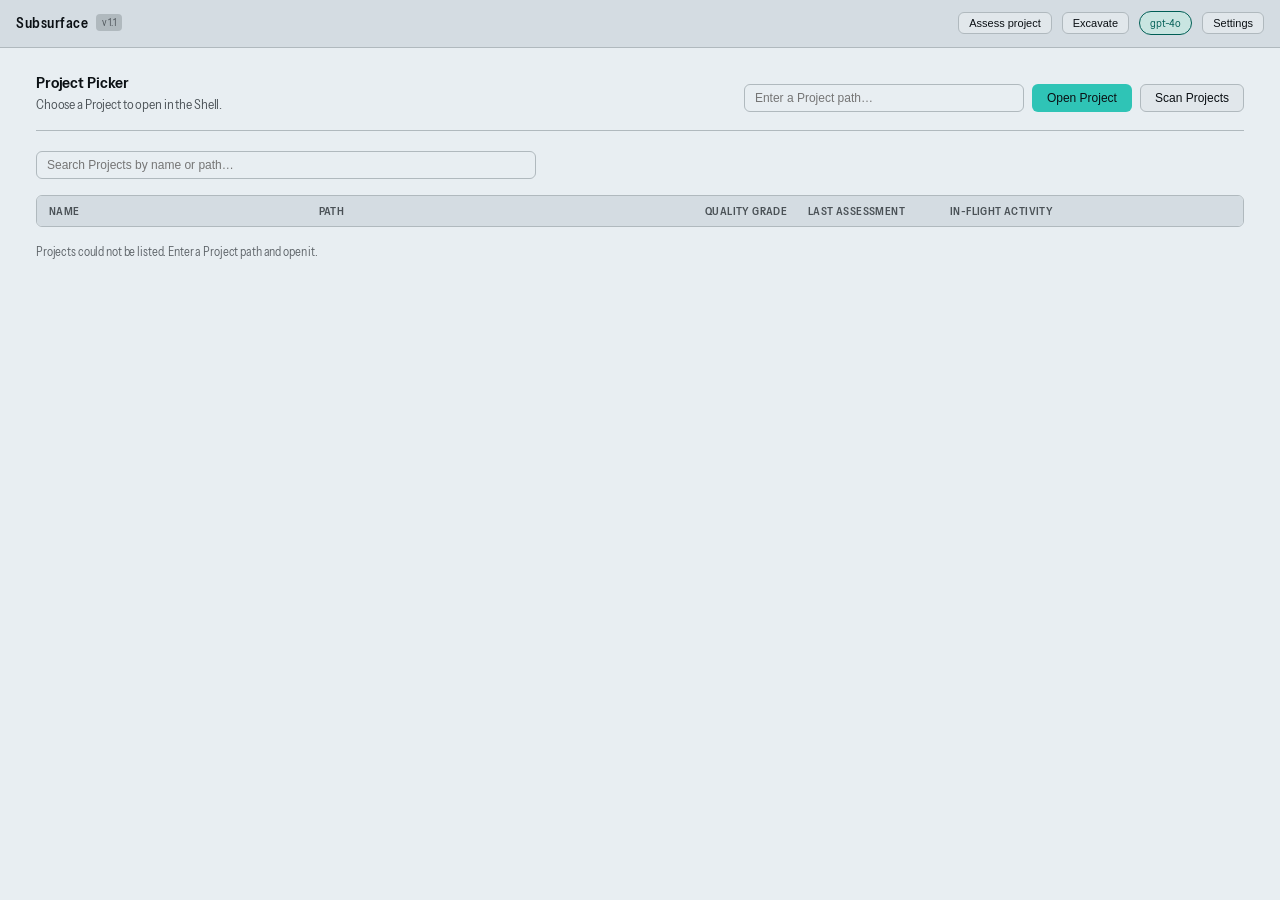
<file: crates/subsurface-app/ui/index.html>
<!DOCTYPE html>
<html lang="en">
<head>
  <meta charset="UTF-8" />
  <meta name="viewport" content="width=device-width, initial-scale=1.0" />
  <title>Subsurface</title>
  <link rel="stylesheet" href="tokens.css" />
  <style>
    /* Palette, type, focus, and motion live in tokens.css */

    * {
      box-sizing: border-box;
      margin: 0;
      padding: 0;
    }

    body {
      font-family: var(--font-ui);
      background-color: var(--bg-dark);
      color: var(--text-primary);
      height: 100vh;
      display: flex;
      flex-direction: column;
      overflow: hidden;
      font-size: var(--text-size-ui);
    }

    header {
      background: var(--bg-panel-header);
      border-bottom: 1px solid var(--border-color);
      padding: 8px 16px 10px;
      display: flex;
      align-items: center;
      justify-content: space-between;
      gap: 12px;
      flex-shrink: 0;
      flex-wrap: wrap;
      min-height: 48px;
    }

    .brand {
      font-weight: 700;
      font-size: 14px;
      letter-spacing: 0.5px;
      display: flex;
      align-items: center;
      gap: 8px;
      cursor: pointer;
    }

    .brand-tag {
      font-size: 10px;
      background: var(--border-color);
      color: var(--text-secondary);
      padding: 2px 6px;
      border-radius: 4px;
      font-weight: normal;
    }

    .nav-tabs {
      display: flex;
      align-items: center;
      gap: 6px;
    }

    .nav-btn {
      background: transparent;
      border: 1px solid transparent;
      color: var(--text-secondary);
      padding: 5px 12px;
      border-radius: 6px;
      font-size: 12px;
      font-weight: 500;
      cursor: pointer;
      display: flex;
      align-items: center;
      gap: 6px;
    }

    .nav-btn:hover {
      background: var(--bg-card);
      color: var(--text-primary);
    }

    .nav-btn.active {
      background: var(--bg-selected);
      color: var(--accent-blue);
      border-color: var(--accent-blue);
      font-weight: 600;
    }


    .header-center {
      display: flex;
      align-items: center;
      gap: 8px;
      flex: 1;
      max-width: 500px;
    }

    input[type="text"], input[type="password"], input[type="number"], select {
      background: var(--bg-dark);
      border: 1px solid var(--border-color);
      color: var(--text-primary);
      padding: 6px 10px;
      border-radius: 6px;
      font-size: 12px;
      outline: none;
    }

    input[type="text"]:focus, input[type="password"]:focus {
      border-color: var(--accent-blue);
    }

    button {
      background: var(--bg-card);
      color: var(--text-primary);
      border: 1px solid var(--border-color);
      padding: 6px 14px;
      border-radius: 6px;
      cursor: pointer;
      font-size: 12px;
      font-weight: 500;
      display: inline-flex;
      align-items: center;
      gap: 6px;
    }

    button:hover {
      background: var(--border-color);
      border-color: var(--text-secondary);
    }

    button.primary {
      background: var(--accent-blue-btn);
      border-color: transparent;
      color: var(--text-on-accent);
    }

    button.primary:hover {
      background: var(--accent-blue-btn);
    }

    button.small {
      padding: 4px 10px;
      font-size: 11px;
    }

    .provider-pill {
      background: var(--bg-selected);
      border: 1px solid var(--accent-blue);
      color: var(--accent-blue);
      padding: 4px 10px;
      border-radius: 12px;
      font-size: 11px;
      font-weight: 500;
      cursor: pointer;
      display: flex;
      align-items: center;
      gap: 6px;
    }

    .provider-pill:hover {
      background: var(--bg-card-hover);
    }

    /* Views */
    .view-container {
      flex: 1;
      min-height: 0;
      height: calc(100vh - 48px - var(--activity-strip-height));
      overflow: hidden;
      display: none;
    }

    .view-container.active {
      display: flex;
    }

    body[data-mode="picker"] .shell-chrome {
      display: none;
    }

    .project-picker {
      flex: 1;
      background: var(--bg-dark);
      flex-direction: column;
      overflow-y: auto;
      padding: 24px 36px 48px;
    }

    .picker-hero {
      margin-bottom: 20px;
      display: flex;
      justify-content: space-between;
      align-items: flex-end;
      gap: 16px;
      border-bottom: 1px solid var(--border-color);
      padding-bottom: 18px;
    }

    .picker-hero h1 {
      font-size: var(--text-size-display);
      font-weight: 600;
      margin-bottom: 4px;
    }

    .picker-lede {
      color: var(--text-secondary);
      font-size: 13px;
    }

    .picker-open {
      display: flex;
      gap: 8px;
      flex-shrink: 0;
    }

    .picker-search {
      width: 100%;
      max-width: 500px;
      margin-bottom: 16px;
    }

    .project-roster {
      display: flex;
      flex-direction: column;
      border: 1px solid var(--border-color);
      border-radius: 6px;
      overflow: hidden;
      background: var(--bg-panel);
    }

    .project-roster-head,
    .project-roster-row {
      display: grid;
      grid-template-columns: minmax(8rem, 1.1fr) minmax(10rem, 1.6fr) 7rem 10rem minmax(8rem, 1.2fr);
      gap: 12px;
      align-items: center;
      padding: 8px 12px;
      width: 100%;
    }

    .project-roster-head {
      background: var(--bg-panel-header);
      font-size: 11px;
      font-weight: 600;
      letter-spacing: 0.4px;
      text-transform: uppercase;
      color: var(--text-secondary);
    }

    .project-roster-row {
      background: transparent;
      border: 0;
      border-top: 1px solid var(--border-color);
      border-radius: 0;
      text-align: left;
      color: var(--text-primary);
      cursor: pointer;
      font: inherit;
    }

    .project-roster-row:hover {
      background: var(--bg-card-hover);
    }

    .picker-name {
      font-weight: 600;
      overflow: hidden;
      text-overflow: ellipsis;
      white-space: nowrap;
    }

    .picker-path {
      font-family: var(--font-code);
      font-size: var(--text-size-meta);
      color: var(--text-muted);
      overflow: hidden;
      text-overflow: ellipsis;
      white-space: nowrap;
    }

    .picker-states {
      margin-top: 16px;
    }

    /* 3-Pane Explorer View */
    .explorer-container {
      display: grid;
      grid-template-columns: 240px minmax(0, 1fr) 460px;
      flex: 1;
      height: 100%;
      overflow: hidden;
    }

    .panel {
      background: var(--bg-panel);
      border-right: 1px solid var(--border-color);
      display: flex;
      flex-direction: column;
      height: 100%;
      overflow: hidden;
    }

    .panel-header {
      background: var(--bg-panel-header);
      padding: 8px 12px;
      font-size: 11px;
      font-weight: 600;
      text-transform: uppercase;
      letter-spacing: 0.5px;
      color: var(--text-secondary);
      border-bottom: 1px solid var(--border-color);
      display: flex;
      justify-content: space-between;
      align-items: center;
    }

    .panel-body {
      flex: 1;
      overflow-y: auto;
      padding: 12px;
    }

    .file-tree {
      list-style: none;
    }

    .file-item {
      padding: 5px 8px;
      border-radius: 4px;
      cursor: pointer;
      font-family: var(--font-code);
      font-size: 12px;
      color: var(--text-secondary);
      white-space: nowrap;
      overflow: hidden;
      text-overflow: ellipsis;
    }

    .file-item:hover {
      background: var(--bg-card);
      color: var(--text-primary);
    }

    .file-item.active {
      background: var(--bg-selected);
      color: var(--accent-blue);
      font-weight: 600;
    }

    .code-viewer-container {
      flex: 1;
      display: flex;
      flex-direction: column;
      height: 100%;
      overflow: hidden;
      background: var(--bg-dark);
    }

    .code-toolbar {
      padding: 8px 12px;
      background: var(--bg-panel-header);
      border-bottom: 1px solid var(--border-color);
      display: flex;
      align-items: center;
      justify-content: space-between;
      gap: 8px;
    }

    .code-content {
      flex: 1;
      overflow: auto;
      font-family: var(--font-code);
      font-size: 12px;
      line-height: 1.5;
      padding: 8px 0;
    }

    .code-row {
      display: flex;
      cursor: pointer;
      user-select: none;
    }

    .code-row:hover {
      background: var(--bg-hover);
    }

    .code-row.selected {
      background: var(--bg-selected);
    }

    .line-number {
      width: 48px;
      text-align: right;
      padding-right: 12px;
      color: var(--text-muted);
      flex-shrink: 0;
    }

    .line-text {
      white-space: pre;
      color: var(--code-text);
      flex: 1;
    }


    .badge {
      display: inline-block;
      padding: 2px 8px;
      border-radius: 12px;
      font-size: 11px;
      font-weight: 600;
      text-transform: uppercase;
      letter-spacing: 0.5px;
    }

    .badge-stated {
      background: var(--status-ok-bg);
      color: var(--status-ok-fg);
      border: 1px solid var(--accent-green);
    }

    .badge-inferred {
      background: var(--status-warn-bg);
      color: var(--status-warn-fg);
      border: 1px solid var(--accent-amber);
    }

    .badge-none {
      background: var(--bg-hover);
      color: var(--text-secondary);
      border: 1px solid var(--border-color);
    }

    .card {
      background: var(--bg-card);
      border: 1px solid var(--border-color);
      border-radius: 6px;
      padding: 12px;
      margin-bottom: 12px;
    }

    .card-title {
      font-size: 11px;
      text-transform: uppercase;
      font-weight: 600;
      color: var(--text-secondary);
      margin-bottom: 8px;
      display: flex;
      justify-content: space-between;
      align-items: center;
    }

    .alert-card {
      border-radius: 6px;
      padding: 12px;
      margin-bottom: 12px;
    }

    .alert-card.dead-workaround {
      background: var(--status-fault-bg);
      border: 1px solid var(--accent-red);
      color: var(--accent-red);
    }

    .alert-card.no-rationale {
      background: var(--bg-hover);
      border: 1px solid var(--border-color);
      color: var(--text-secondary);
    }

    .alert-card.untested {
      background: var(--status-warn-bg);
      border: 1px solid var(--accent-amber);
      color: var(--status-warn-fg);
    }

    .rationale-text {
      font-size: 13px;
      line-height: 1.5;
      color: var(--text-primary);
      margin-bottom: 8px;
    }

    .timeline-item {
      border-left: 2px solid var(--border-color);
      padding-left: 10px;
      margin-left: 4px;
      margin-bottom: 12px;
      position: relative;
    }

    .timeline-item::before {
      content: "";
      position: absolute;
      left: -5px;
      top: 4px;
      width: 8px;
      height: 8px;
      border-radius: 50%;
      background: var(--accent-blue);
    }

    .diff-block {
      background: var(--bg-dark);
      border: 1px solid var(--border-color);
      border-radius: 4px;
      font-family: var(--font-code);
      font-size: 11px;
      padding: 6px 8px;
      white-space: pre-wrap;
      max-height: 140px;
      overflow-y: auto;
      margin-top: 4px;
      color: var(--text-secondary);
    }

    .modal {
      display: none;
      position: fixed;
      inset: 0;
      background: var(--scrim);
      align-items: center;
      justify-content: center;
      z-index: 100;
    }

    .modal.active {
      display: flex;
    }

    .modal-content {
      background: var(--bg-panel);
      border: 1px solid var(--border-color);
      border-radius: 8px;
      width: 720px;
      max-height: 88vh;
      display: flex;
      flex-direction: column;
      overflow: hidden;
    }

    .modal-header {
      padding: 12px 16px;
      background: var(--bg-panel-header);
      font-weight: 600;
      border-bottom: 1px solid var(--border-color);
      display: flex;
      justify-content: space-between;
      align-items: center;
    }

    .modal-body {
      padding: 16px;
      overflow-y: auto;
      line-height: 1.4;
      color: var(--code-text);
    }

    .modal-footer {
      padding: 12px 16px;
      background: var(--bg-panel-header);
      border-top: 1px solid var(--border-color);
      display: flex;
      justify-content: flex-end;
      gap: 8px;
    }

    .preset-pill {
      padding: 4px 10px;
      border-radius: 14px;
      background: var(--bg-dark);
      border: 1px solid var(--border-color);
      font-size: 11px;
      cursor: pointer;
      color: var(--text-secondary);
    }

    .preset-pill.active {
      background: var(--bg-selected);
      color: var(--accent-blue);
      border-color: var(--accent-blue);
      font-weight: 600;
    }



    .chip {
      padding: 2px 8px;
      border-radius: 4px;
      background: var(--bg-card);
      border: 1px solid var(--border-color);
      font-size: 11px;
      cursor: pointer;
      margin-right: 4px;
      margin-top: 4px;
      display: inline-block;
    }

    .chip:hover {
      border-color: var(--accent-blue);
      color: var(--text-primary);
    }

    .strata-panel {
      border-right: none;
      border-left: 1px solid var(--border-color);
    }

    .opportunity-roster {
      display: flex;
      flex-direction: column;
      gap: 4px;
      max-height: none;
      overflow-y: auto;
      padding: 8px 12px;
      border-bottom: none;
      flex: 1;
      min-height: 0;
    }

    .opportunity-row {
      display: block;
      width: 100%;
      text-align: left;
      background: var(--bg-card);
      border: 1px solid var(--border-color);
      border-radius: 6px;
      padding: 8px 10px;
      color: var(--text-primary);
      cursor: pointer;
    }

    .opportunity-row:hover {
      border-color: var(--accent-blue);
    }

    .opportunity-row.selected {
      border-color: var(--accent-blue);
      background: var(--bg-selected);
    }

    .opportunity-row .path {
      font-family: var(--font-code);
      font-size: 11px;
      color: var(--accent-blue);
    }

    .opportunity-row .meta {
      font-size: 10px;
      color: var(--text-muted);
      margin-top: 2px;
    }

    .left-filter {
      display: flex;
      gap: 4px;
      padding: 8px 12px 0;
    }

    .left-filter button {
      flex: 1;
      background: transparent;
      border: 1px solid var(--border-color);
      color: var(--text-secondary);
      border-radius: 6px;
      padding: 5px 8px;
      font-size: 11px;
    }

    .left-filter button[aria-pressed="true"] {
      border-color: var(--accent-blue);
      color: var(--text-primary);
      background: var(--bg-selected);
    }

    [data-left-list=field-notes] {
      display: none;
    }

    [data-surface=opportunities][data-left-filter=field-notes] [data-left-list=opportunities] {
      display: none;
    }

    [data-surface=opportunities][data-left-filter=field-notes] [data-left-list=field-notes] {
      display: flex;
    }

    .strata {
      display: flex;
      flex-direction: column;
      gap: 8px;
      flex: 1;
      overflow-y: auto;
      padding: 10px 12px 16px;
    }

    .strata-section {
      display: block;
      flex: 0 0 auto;
      background: var(--bg-card);
      border: 1px solid var(--border-color);
      border-radius: 6px;
      padding: 10px 12px;
    }

    .strata-heading {
      font-size: 11px;
      font-weight: 700;
      letter-spacing: 0.4px;
      text-transform: uppercase;
      color: var(--text-secondary);
      margin-bottom: 8px;
    }

    .strata-body {
      font-size: 12px;
      line-height: 1.5;
      color: var(--text-primary);
    }

    .empty-verb {
      color: var(--text-muted);
      font-size: 12px;
      line-height: 1.5;
    }

    .sheet-overlay {
      display: none;
      position: fixed;
      inset: 0;
      bottom: var(--activity-strip-height);
      background: var(--scrim);
      align-items: stretch;
      justify-content: flex-end;
      z-index: 100;
    }

    .sheet-overlay.active {
      display: flex;
    }

    .sheet {
      background: var(--bg-panel);
      border-left: 1px solid var(--border-color);
      width: min(480px, 100%);
      height: 100%;
      max-height: 100vh;
      display: flex;
      flex-direction: column;
      overflow: hidden;
    }

    .sheet-header {
      padding: 12px 16px;
      background: var(--bg-panel-header);
      font-weight: 600;
      border-bottom: 1px solid var(--border-color);
      display: flex;
      justify-content: space-between;
      align-items: center;
      flex-shrink: 0;
    }

    .sheet-title {
      font-size: 14px;
      font-weight: 600;
    }

    .sheet-body {
      padding: 16px;
      overflow-y: auto;
      line-height: 1.4;
      color: var(--code-text);
      flex: 1;
    }

    .sheet-footer {
      padding: 12px 16px;
      background: var(--bg-panel-header);
      border-top: 1px solid var(--border-color);
      display: flex;
      justify-content: flex-end;
      gap: 8px;
      flex-shrink: 0;
    }

    .settings-section {
      display: block;
      margin-bottom: 20px;
    }

    .settings-heading {
      font-size: 12px;
      font-weight: 700;
      letter-spacing: 0.4px;
      color: var(--text-secondary);
      margin-bottom: 8px;
    }

    .activity-strip {
      position: fixed;
      left: 0;
      right: 0;
      bottom: 0;
      z-index: 110;
      display: flex;
      align-items: center;
      gap: 10px;
      padding: 6px 16px;
      height: var(--activity-strip-height);
      background: var(--bg-panel-header);
      border-top: 1px solid var(--border-color);
      font-size: 11px;
      color: var(--text-secondary);
    }

    .activity-heading {
      font-size: 11px;
      font-weight: 700;
      letter-spacing: 0.4px;
      color: var(--text-secondary);
      flex-shrink: 0;
    }

    .activity-list {
      display: flex;
      align-items: center;
      gap: 12px;
      list-style: none;
      overflow-x: auto;
      flex: 1;
      min-width: 0;
    }

    .activity-item {
      display: flex;
      align-items: center;
      gap: 8px;
      flex-shrink: 0;
    }

    .activity-status {
      font-family: var(--font-code);
      color: var(--text-muted);
    }

    .activity-item[data-activity-status="running"] .activity-progress,
    .activity-item[data-activity-status="queued"] .activity-progress {
      color: var(--accent-amber);
    }

    .activity-item[data-activity-status="succeeded"] .activity-receipt {
      color: var(--accent-green);
    }

    .activity-item[data-activity-status="failed"] .activity-detail {
      color: var(--accent-red);
    }

    .activity-cancel {
      padding: 2px 8px;
      font-size: 11px;
    }

    .shell-layout {
      display: grid;
      grid-template-columns: 280px minmax(0, 1fr);
      flex: 1;
      min-height: 0;
      height: 100%;
      overflow: hidden;
    }

    .shell-center {
      display: flex;
      flex-direction: column;
      min-width: 0;
      height: 100%;
      overflow: hidden;
      background: var(--bg-panel);
    }

    .project-assessment {
      display: flex;
      flex-direction: column;
      flex-shrink: 0;
      border-bottom: 1px solid var(--border-color);
    }

    .assessment-heading {
      font-size: 11px;
      font-weight: 600;
      letter-spacing: 0.5px;
      text-transform: uppercase;
      color: var(--text-secondary);
    }

    .assessment-body {
      padding: 12px;
    }

    .assessment-dimensions {
      display: flex;
      flex-wrap: wrap;
      gap: 8px;
      list-style: none;
      margin: 8px 0 12px;
      padding: 0;
      font-size: 11px;
      color: var(--text-secondary);
    }

    .assessment-dimensions li[data-grade="incomplete"] {
      color: var(--text-muted);
    }

    .file-tree-row {
      padding: 4px 8px;
      border-radius: 4px;
      cursor: pointer;
      font-family: var(--font-code);
      font-size: 12px;
      color: var(--text-secondary);
      white-space: nowrap;
      overflow: hidden;
      text-overflow: ellipsis;
      display: flex;
      align-items: center;
      gap: 6px;
    }

    .file-tree-row:hover {
      background: var(--bg-card);
      color: var(--text-primary);
    }

    .file-tree-row.active,
    .file-tree-row[data-selected="true"] {
      background: var(--bg-selected);
      color: var(--accent-blue);
      font-weight: 600;
    }

    .file-tree-row[data-kind="directory"] {
      color: var(--text-primary);
    }

    .tree-twist {
      width: 10px;
      flex-shrink: 0;
      color: var(--text-muted);
      font-size: 10px;
    }

    [data-surface=tree] {
      display: none;
    }

    [data-surface=code] {
      display: none;
    }

    body[data-mode=excavate] [data-surface=opportunities] {
      display: none;
    }

    body[data-mode=excavate] [data-surface=tree] {
      display: flex;
    }

    body[data-mode=excavate] [data-surface=assessment] {
      display: none;
    }

    body[data-mode=excavate] [data-surface=strata] {
      display: none;
    }

    body[data-mode=excavate] [data-surface=code] {
      display: flex;
    }

    body[data-mode=excavate] #directExcavateBtn {
      display: none;
    }

    body:not([data-mode=excavate]) #leaveExcavateBtn {
      display: none;
    }

    .return-picker {
      background: transparent;
      border: 1px solid var(--border-color);
      color: var(--text-secondary);
      padding: 5px 12px;
      border-radius: 6px;
      font-size: 12px;
    }
  </style>
</head>
<body data-mode="picker">
  <header>
    <div style="display: flex; align-items: center; gap: 16px;">
      <div class="brand" onclick="showProjectPicker()">
        <span>Subsurface</span>
        <span class="brand-tag">v1.1</span>
      </div>
      <button type="button" class="return-picker shell-chrome" data-returns="picker" onclick="showProjectPicker()">Project Picker</button>
    </div>

    <div class="quality-rail shell-chrome" data-surface="quality-rail" aria-label="Quality Rail">
      <span class="quality-rail-grade" id="qualityRailGrade" data-grade="incomplete">Incomplete</span>
      <ol class="quality-rail-layers" id="qualityRailLayers">
        <li data-dimension="correctness" data-grade="incomplete">Correctness · Incomplete</li>
        <li data-dimension="tests" data-grade="incomplete">Test protection · Incomplete</li>
        <li data-dimension="security" data-grade="incomplete">Security · Incomplete</li>
        <li data-dimension="maintainability" data-grade="incomplete">Maintainability · Incomplete</li>
        <li data-dimension="simplicity" data-grade="incomplete">Simplicity · Incomplete</li>
        <li data-dimension="evidence" data-grade="incomplete">Evidence fit · Incomplete</li>
      </ol>
    </div>

    <div class="header-center shell-chrome">
      <span id="activeProjectBreadcrumb" style="font-family: var(--font-code); font-size: 11px; color: var(--text-muted); text-overflow: ellipsis; overflow: hidden; white-space: nowrap;">
        No project open
      </span>
    </div>

    <div class="shell-chrome" style="display: flex; align-items: center; gap: 10px;">
      <button class="small" id="assessProjectBtn" onclick="assessProject()">Assess project</button>
      <button type="button" class="small" id="directExcavateBtn" data-enters="excavate" aria-label="Direct Excavate" onclick="enterExcavateMode()">Excavate</button>
      <button type="button" class="small" id="leaveExcavateBtn" data-leaves="excavate" onclick="leaveExcavateMode()">Opportunities</button>
      <div id="activeModelPill" class="provider-pill" onclick="openSettingsModal()">
        <span>gpt-4o</span>
      </div>
      <button class="small" onclick="openSettingsModal()">Settings</button>
    </div>
  </header>

  <!-- Launch: Project Picker roster -->
  <main class="view-container project-picker active" id="homeView" data-surface="picker">
    <div class="picker-hero">
      <div>
        <h1>Project Picker</h1>
        <p class="picker-lede">Choose a Project to open in the Shell.</p>
      </div>
      <div class="picker-open">
        <input type="text" id="manualProjectPath" placeholder="Enter a Project path…" style="width: 280px;" />
        <button class="primary" onclick="openManualPath()">Open Project</button>
        <button onclick="refreshProjectPicker()">Scan Projects</button>
      </div>
    </div>

    <input type="text" id="pickerSearch" class="picker-search" placeholder="Search Projects by name or path…" oninput="filterProjectRoster()" />

    <div class="project-roster" data-opens="shell">
      <div class="project-roster-head">
        <span data-picker-field="name">Name</span>
        <span data-picker-field="path">Path</span>
        <span data-picker-field="quality-grade">Quality Grade</span>
        <span data-picker-field="last-assessment">Last Assessment</span>
        <span data-picker-field="in-flight-activity">In-flight Activity</span>
      </div>
      <div id="projectRosterBody"></div>
    </div>

    <div class="picker-states">
      <p class="empty-verb" data-picker-state="empty" id="pickerEmpty">No Projects yet. Enter a Project path and open it.</p>
      <p class="empty-verb" data-picker-state="error" id="pickerError" hidden>This path is missing. Enter a Project path that exists and open it.</p>
    </div>
  </main>

  <!-- One Shell after a Project is chosen -->
  <div class="view-container" id="codeView">
    <div class="shell-layout">
      <aside class="panel" data-surface="opportunities" data-shell-region="left" data-left-filter="opportunities">
        <div class="panel-header">
          <span id="leftColumnTitle">Opportunities</span>
          <span id="opportunityStateBadge" class="badge badge-none">No selection</span>
        </div>
        <div class="left-filter" data-left-filter-bar>
          <button type="button" data-left-filter="opportunities" aria-pressed="true" onclick="setLeftFilter('opportunities')">Opportunities</button>
          <button type="button" data-left-filter="field-notes" aria-pressed="false" onclick="setLeftFilter('field-notes')">Field Notes</button>
        </div>
        <div id="opportunityRoster" class="opportunity-roster" data-left-list="opportunities">
          <p class="empty-verb">Assess this Project to list Opportunities, or excavate a selected range.</p>
        </div>
        <div id="fieldNoteRoster" class="opportunity-roster" data-left-list="field-notes">
          <p class="empty-verb">Save a Finding as a Field Note to list it here.</p>
        </div>
      </aside>

      <aside class="panel" data-surface="tree" data-shell-region="left">
        <div class="panel-header">
          <span>Files</span>
          <span id="fileCount" style="font-size: 10px; color: var(--text-muted);">0 files</span>
        </div>
        <div class="panel-body">
          <input type="text" id="fileFilter" placeholder="Filter files…" style="width: 100%; margin-bottom: 8px;" oninput="filterFiles()" />
          <div id="siteMeta" style="font-size: 11px; color: var(--text-muted); margin-bottom: 8px;"></div>
          <ul class="file-tree" id="fileList" data-tree="project">
            <li class="empty-verb">Open a Project to inspect files. Direct Excavate stays on this Shell.</li>
          </ul>
        </div>
      </aside>

      <div class="shell-center" data-shell-region="center">
        <article class="project-assessment" data-surface="assessment" data-shell-region="center" id="projectAssessment">
          <div class="panel-header">
            <h2 class="assessment-heading">Project Assessment</h2>
          </div>
          <div class="assessment-body">
            <span class="quality-rail-grade" data-grade="incomplete" id="assessmentOverallGrade">Incomplete</span>
            <ul class="assessment-dimensions" id="assessmentDimensions">
              <li data-dimension="correctness" data-grade="incomplete">Correctness · Incomplete</li>
              <li data-dimension="tests" data-grade="incomplete">Test protection · Incomplete</li>
              <li data-dimension="security" data-grade="incomplete">Security · Incomplete</li>
              <li data-dimension="maintainability" data-grade="incomplete">Maintainability · Incomplete</li>
              <li data-dimension="simplicity" data-grade="incomplete">Simplicity · Incomplete</li>
              <li data-dimension="evidence" data-grade="incomplete">Evidence fit · Incomplete</li>
            </ul>
            <p class="empty-verb" id="assessmentEmpty">Assess this Project to measure Quality Grade and list Opportunities.</p>
            <div id="assessmentSummary"></div>
          </div>
        </article>
        <article id="opportunity-detail" class="strata" data-surface="strata">
          <section class="strata-section" data-strata-section="problem">
            <h2 class="strata-heading">Problem</h2>
            <div class="strata-body" data-strata-body="problem">
              <p class="empty-verb">Assess this Project to surface an Opportunity, or excavate a line range.</p>
            </div>
          </section>
          <section class="strata-section" data-strata-section="finding">
            <h2 class="strata-heading">Finding</h2>
            <div class="strata-body" data-strata-body="finding">
              <p class="empty-verb">Excavate the selected range to produce a Finding.</p>
            </div>
          </section>
          <section class="strata-section" data-strata-section="evidence">
            <h2 class="strata-heading">Evidence</h2>
            <div class="strata-body" data-strata-body="evidence">
              <p class="empty-verb">Evidence appears when a Finding cites commits, tests, or docs.</p>
            </div>
          </section>
          <section class="strata-section" data-strata-section="candidate">
            <h2 class="strata-heading">Candidate</h2>
            <div class="strata-body" data-strata-body="candidate">
              <p class="empty-verb">Prepare a candidate in a disposable clone. The active Project stays unchanged.</p>
            </div>
          </section>
          <section class="strata-section" data-strata-section="checks">
            <h2 class="strata-heading">Checks</h2>
            <div class="strata-body" data-strata-body="checks">
              <p class="empty-verb">Run checks on the prepared candidate after you approve the command allowlist.</p>
            </div>
          </section>
          <section class="strata-section" data-strata-section="grade">
            <h2 class="strata-heading">Grade</h2>
            <div class="strata-body" data-strata-body="grade">
              <p class="empty-verb">Grade stays Incomplete until required measurements exist.</p>
            </div>
          </section>
          <section class="strata-section" data-strata-section="receipt">
            <h2 class="strata-heading">Receipt</h2>
            <div class="strata-body" data-strata-body="receipt">
              <p class="empty-verb">An Improvement Receipt compares baseline and candidate after checks run.</p>
            </div>
          </section>
          <section class="strata-section" data-strata-section="publish">
            <h2 class="strata-heading">Publish</h2>
            <div class="strata-body" data-strata-body="publish">
              <p class="empty-verb">Preview the Work Item, then publish to GitHub. Auto-publish stays off until you enable it.</p>
            </div>
          </section>
        </article>
        <article class="code-viewer-container" data-surface="code" data-shell-region="center" id="codeSurface">
        <div class="code-toolbar">
          <div style="font-family: var(--font-code); font-size: 12px; color: var(--text-secondary);" id="currentFilePath">No file selected</div>
          <div style="display: flex; align-items: center; gap: 8px;">
            <span style="font-size: 11px; color: var(--text-muted);" id="selectionLabel">Lines: None</span>
            <button class="small" onclick="previewPayload()">Preview Payload</button>
            <button class="primary small" id="excavateBtn" onclick="previewPayload()">Excavate</button>
          </div>
        </div>
        <div class="code-content" id="codeContainer">
          <div style="padding: 32px; color: var(--text-muted); text-align: center;">
            Select a file from the repository to inspect code, then select lines to Excavate.
          </div>
        </div>
        </article>
      </div>
    </div>
  </div>

  <aside class="activity-strip shell-chrome" id="activityStrip" data-surface="activity">
    <h2 class="activity-heading">Activity</h2>
    <ol class="activity-list" id="activityList" data-activity-list>
      <li class="empty-verb" data-activity-empty>No in-flight work.</li>
    </ol>
  </aside>

  <!-- Settings sheet over the Shell -->
  <article class="sheet-overlay" id="settingsSheet" data-surface="settings" data-overlay="sheet">
    <div class="sheet" role="dialog" aria-labelledby="settingsSheetTitle">
      <div class="sheet-header">
        <span class="sheet-title" id="settingsSheetTitle">Settings</span>
        <button type="button" onclick="closeModal('settingsSheet')">Close</button>
      </div>
      <div class="sheet-body">
        <section class="settings-section" data-settings-section="connections">
          <h2 class="settings-heading">Connections</h2>
          <div style="font-size: 12px; color: var(--text-secondary); margin-bottom: 12px; padding: 8px 10px; background: var(--bg-selected); border-left: 3px solid var(--accent-blue); border-radius: 4px;">
            <strong>Archaeology Inference:</strong> The chosen model synthesizes raw git history and evidence into a plain-English explanation of why code exists. Subsurface answers "is this safe to change?", but never modifies code directly.
          </div>

          <div style="margin-bottom: 14px;">
            <label style="font-size: 11px; font-weight: 600; color: var(--text-secondary); text-transform: uppercase;">Provider Presets</label>
            <div style="display: flex; gap: 6px; margin-top: 6px; flex-wrap: wrap;" id="presetList">
              <span class="preset-pill active" onclick="selectPreset('OpenAI')">OpenAI</span>
              <span class="preset-pill" onclick="selectPreset('Grok')">Grok</span>
              <span class="preset-pill" onclick="selectPreset('OpenRouter')">OpenRouter</span>
              <span class="preset-pill" onclick="selectPreset('OpenCode Zen')">OpenCode Zen</span>
              <span class="preset-pill" onclick="selectPreset('Ollama (Local)')">Ollama</span>
              <span class="preset-pill" onclick="selectPreset('Custom')">Custom</span>
            </div>
          </div>

          <div style="margin-bottom: 12px;">
            <label style="font-size: 11px; font-weight: 600; color: var(--text-secondary); display: block; margin-bottom: 4px;">Base URL</label>
            <input type="text" id="settingBaseUrl" style="width: 100%;" value="https://api.openai.com/v1" />
          </div>

          <div style="margin-bottom: 12px;">
            <label style="font-size: 11px; font-weight: 600; color: var(--text-secondary); display: block; margin-bottom: 4px;">
              API Key (Stored securely in macOS Keychain)
            </label>
            <input type="password" id="settingApiKey" placeholder="Paste API Key (stored in macOS Keychain, never in files)" style="width: 100%;" />
            <div id="keyStatus" style="font-size: 11px; color: var(--accent-green); margin-top: 4px;"></div>
          </div>

          <div style="margin-bottom: 12px;">
            <label style="font-size: 11px; font-weight: 600; color: var(--text-secondary); display: block; margin-bottom: 4px;">
              Model Name (Editable text field with suggestions — ADR 0005)
            </label>
            <input type="text" id="settingModel" style="width: 100%; margin-bottom: 4px;" value="gpt-4o" />
            <div id="modelSuggestions" style="margin-top: 4px;"></div>
          </div>

          <div style="display: flex; align-items: center; justify-content: space-between; margin-top: 14px;">
            <button type="button" onclick="testConnection()">Test connection</button>
            <span id="testConnectionResult" style="font-size: 11px;"></span>
          </div>
        </section>

        <section class="settings-section" data-settings-section="privacy">
          <h2 class="settings-heading">Privacy</h2>
          <div style="margin-bottom: 12px; padding: 10px; background: var(--bg-dark); border-radius: 6px;">
            <label style="display: flex; align-items: center; gap: 8px; cursor: pointer;">
              <input type="checkbox" id="settingOfflineMode" />
              <span style="font-weight: 600; font-size: 12px;">Zero-Network / Offline Mode</span>
            </label>
            <div style="font-size: 11px; color: var(--text-muted); margin-top: 4px;">
              Guarantees no outbound network calls leave your machine. Pure local git archaeology only.
            </div>
          </div>
          <p class="empty-verb">Payload preview is required before a provider request. Always-allow is per Project and can be revoked here.</p>
        </section>

        <section class="settings-section" data-settings-section="quality">
          <h2 class="settings-heading">Quality</h2>
          <p class="empty-verb">Quality Grade is the lowest measured dimension. Incomplete stays until required measurements exist. Per-Project overrides are disclosed on every receipt.</p>
        </section>

        <section class="settings-section" data-settings-section="automation">
          <h2 class="settings-heading">Automation</h2>
          <p class="empty-verb">Auto-publish is off. Enable it per Project and category, pick a minimum Quality Grade, and keep Incomplete ineligible.</p>
        </section>

        <section class="settings-section" data-settings-section="appearance">
          <h2 class="settings-heading">Appearance</h2>
          <p class="empty-verb">Appearance follows macOS light and dark by default. Pinning a climate does not change identity.</p>
        </section>
      </div>
      <div class="sheet-footer">
        <button type="button" onclick="closeModal('settingsSheet')">Close</button>
        <button type="button" class="primary" onclick="saveSettings()">Save</button>
      </div>
    </div>
  </article>

  <!-- Payload preview uses the same sheet overlay -->
  <article class="sheet-overlay" id="payloadSheet" data-surface="payload" data-overlay="sheet">
    <div class="sheet" role="dialog" aria-labelledby="payloadSheetTitle">
      <div class="sheet-header">
        <span class="sheet-title" id="payloadSheetTitle">Exact provider payload preview</span>
        <button type="button" onclick="closeModal('payloadSheet')">Close</button>
      </div>
      <div class="sheet-body">
        <pre id="payloadText" style="font-family: var(--font-code); font-size: 11px; white-space: pre-wrap; color: var(--code-text);"></pre>
        <label style="display: flex; gap: 8px; align-items: center; margin-top: 12px;">
          <input type="checkbox" id="alwaysAllowProject" />
          Always allow provider payloads for this Project (change later in Settings)
        </label>
      </div>
      <div class="sheet-footer">
        <button type="button" onclick="closeModal('payloadSheet')">Close</button>
        <button type="button" class="primary" onclick="confirmPayloadAndExcavate()">Send and excavate</button>
      </div>
    </div>
  </article>

  <script>
    let currentSite = null;
    let currentFile = "";
    let currentFileLines = [];
    let selectedStartLine = null;
    let selectedEndLine = null;
    let currentFinding = null;
    let providerPresets = [];
    let activeSettings = null;
    let currentReport = null;
    let currentOpportunityIndex = null;
    let currentFieldNotes = [];
    let currentFieldNoteId = null;
    let homeWorkspaceData = null;

    const ACTIVITY_KINDS = ["assessment", "preparation", "verification", "publication"];
    const STRATA_LATER = ["candidate", "checks", "grade", "receipt", "publish"];
    const EMPTY_STRATA = {
      problem: "Assess this Project to surface an Opportunity, or excavate a line range.",
      finding: "Excavate the selected range to produce a Finding.",
      evidence: "Evidence appears when a Finding cites commits, tests, or docs.",
      candidate: "Prepare a candidate in a disposable clone. The active Project stays unchanged.",
      checks: "Run checks on the prepared candidate after you approve the command allowlist.",
      grade: "Grade stays Incomplete until required measurements exist.",
      receipt: "An Improvement Receipt compares baseline and candidate after checks run.",
      publish: "Preview the Work Item, then publish to GitHub. Auto-publish stays off until you enable it."
    };

    // Robust Tauri IPC helper
    async function invokeBackend(cmd, args = {}) {
      try {
        if (window.__TAURI__ && window.__TAURI__.core && typeof window.__TAURI__.core.invoke === 'function') {
          return await window.__TAURI__.core.invoke(cmd, args);
        }
        if (window.__TAURI__ && typeof window.__TAURI__.invoke === 'function') {
          return await window.__TAURI__.invoke(cmd, args);
        }
        if (window.__TAURI_INTERNALS__ && typeof window.__TAURI_INTERNALS__.invoke === 'function') {
          return await window.__TAURI_INTERNALS__.invoke(cmd, args);
        }
      } catch (err) {
        console.error(`Tauri invoke error [${cmd}]:`, err);
        throw err;
      }
      console.warn(`Tauri runtime not injected for command: ${cmd}`, args);
      throw new Error("Tauri IPC bridge not ready.");
    }

    window.addEventListener("DOMContentLoaded", async () => {
      // Load settings
      try {
        const settings = await invokeBackend("get_provider_settings");
        if (settings) {
          activeSettings = settings;
          providerPresets = settings.presets || [];
          document.getElementById("settingBaseUrl").value = settings.base_url || "";
          document.getElementById("settingModel").value = settings.model || "";
          document.getElementById("settingOfflineMode").checked = !!settings.offline_mode;
          if (settings.has_key) {
            document.getElementById("keyStatus").innerText = "✓ API Key configured in macOS Keychain";
          }
          updateActiveModelBadge(settings);
          renderPresets();
        }
      } catch (e) {
        console.log("Settings init error:", e);
      }

      // Load Project Picker
      await refreshProjectPicker();
      await refreshActivityCenter();
    });

    function showProjectPicker() {
      document.body.dataset.mode = "picker";
      document.getElementById("homeView").classList.add("active");
      document.getElementById("codeView").classList.remove("active");
    }

    function showHomeView() {
      showProjectPicker();
    }

    function showCodeView() {
      document.body.dataset.mode = "shell";
      document.getElementById("homeView").classList.remove("active");
      document.getElementById("codeView").classList.add("active");
    }

    async function enterExcavateMode() {
      if (!currentSite) {
        alert("Open a Project first.");
        return;
      }
      document.body.dataset.mode = "excavate";
      document.getElementById("homeView").classList.remove("active");
      document.getElementById("codeView").classList.add("active");
      await refreshProjectTree();
    }

    function leaveExcavateMode() {
      document.body.dataset.mode = "shell";
      document.getElementById("homeView").classList.remove("active");
      document.getElementById("codeView").classList.add("active");
    }

    function showPickerError(message) {
      const err = document.getElementById("pickerError");
      const empty = document.getElementById("pickerEmpty");
      if (empty) empty.hidden = true;
      if (err) {
        err.hidden = false;
        err.textContent = message;
      }
    }

    function hidePickerError() {
      const err = document.getElementById("pickerError");
      if (err) err.hidden = true;
    }

    async function refreshProjectPicker() {
      const empty = document.getElementById("pickerEmpty");
      const body = document.getElementById("projectRosterBody");
      try {
        const data = await invokeBackend("list_picker_projects");
        hidePickerError();
        homeWorkspaceData = data;
        renderProjectPicker(data);
      } catch (err) {
        if (body) body.innerHTML = "";
        if (empty) empty.hidden = true;
        showPickerError("Projects could not be listed. Enter a Project path and open it.");
      }
    }

    function renderProjectPicker(data) {
      const body = document.getElementById("projectRosterBody");
      const empty = document.getElementById("pickerEmpty");
      const projects = (data && data.projects) ? data.projects : [];
      if (!body) return;
      if (!projects.length) {
        body.innerHTML = "";
        if (empty) empty.hidden = false;
        return;
      }
      if (empty) empty.hidden = true;
      body.innerHTML = projects.map(renderProjectRosterRow).join("");
    }

    function renderProjectRosterRow(project) {
      const path = escapeHtml(project.path);
      return '<button type="button" class="project-roster-row" data-opens="shell" data-path="' + path + '" onclick="openProjectFromRoster(this.dataset.path)">'
        + '<span class="picker-name">' + escapeHtml(project.name) + '</span>'
        + '<span class="picker-path">' + path + '</span>'
        + '<span>' + escapeHtml(project.quality_grade) + '</span>'
        + '<span>' + escapeHtml(project.last_assessment) + '</span>'
        + '<span>' + escapeHtml(project.in_flight_activity) + '</span>'
        + '</button>';
    }

    async function openProjectFromRoster(path) {
      hidePickerError();
      await loadProject(path);
      if (currentSite) showCodeView();
    }

    async function openProjectFromCard(path) {
      await openProjectFromRoster(path);
    }

    async function openProjectAndAssess(path) {
      await openProjectFromRoster(path);
      if (currentSite) await assessProject();
    }

    async function openManualPath() {
      const p = document.getElementById("manualProjectPath").value.trim();
      if (!p) {
        showPickerError("Enter a Project path and open it.");
        return;
      }
      await openProjectFromRoster(p);
    }

    async function loadProject(path) {
      try {
        const project = await invokeBackend("open_project", { path: path });
        if (project) {
          currentSite = project;
          document.getElementById("activeProjectBreadcrumb").innerText = "Active: " + project.root_path;
          document.getElementById("siteMeta").innerHTML =
            "<div><strong>HEAD:</strong> " + (project.head_commit ? project.head_commit.substring(0, 7) : "None") +
            " · " + project.total_commits_estimate + " commits</div>" +
            "<div>" + (project.is_shallow ? "Shallow clone" : "Full history") +
            " · " + (project.has_remote ? "Remote configured" : "Local repository") + "</div>";
          await refreshProjectTree();
          if (project.tracked_files.length > 0) {
            loadFile(project.tracked_files[0]);
          }
          renderQualityRail(null);
          renderProjectAssessment(null);
          await refreshProjectPicker();
          await refreshActivityCenter();
          await refreshFieldNotes();
        }
      } catch (err) {
        currentSite = null;
        showProjectPicker();
        showPickerError("This path is missing. Enter a Project path that exists and open it.");
      }
    }

    function filterProjectRoster() {
      const input = document.getElementById("pickerSearch");
      const q = input ? input.value.toLowerCase() : "";
      document.querySelectorAll(".project-roster-row").forEach(row => {
        const text = row.innerText.toLowerCase();
        row.style.display = text.includes(q) ? "grid" : "none";
      });
    }

    function updateActiveModelBadge(settings) {
      const pill = document.getElementById("activeModelPill");
      if (settings.offline_mode) {
        pill.innerHTML = `<span>Offline</span>`;
      } else {
        pill.innerHTML = `<span>${escapeHtml(settings.model || 'gpt-4o')}</span>`;
      }
    }

    function bindFileTreeClicks() {
      const list = document.getElementById("fileList");
      if (!list || list.dataset.bound === "true") return;
      list.dataset.bound = "true";
      list.addEventListener("click", function (event) {
        const row = event.target.closest("[data-tree-path]");
        if (!row) return;
        const path = row.getAttribute("data-tree-path");
        const kind = row.getAttribute("data-kind");
        if (kind === "directory") {
          toggleTreeEntry(path);
        } else {
          selectTreeFile(path);
        }
      });
    }

    function renderProjectTree(rows) {
      const list = document.getElementById("fileList");
      if (!list) return;
      bindFileTreeClicks();
      const files = currentSite && currentSite.tracked_files ? currentSite.tracked_files : [];
      const count = document.getElementById("fileCount");
      if (count) count.innerText = files.length + " files";
      if (!rows || !rows.length) {
        list.innerHTML = '<li class="empty-verb">Open a Project to inspect files. Direct Excavate stays on this Shell.</li>';
        return;
      }
      list.innerHTML = rows.map(function (row) {
        const kind = row.kind === "directory" ? "directory" : "file";
        const twist = kind === "directory" ? (row.expanded ? "\u25BE" : "\u25B8") : "";
        const selected = (row.selected || row.path === currentFile);
        const active = selected ? " active" : "";
        const pad = 8 + (row.depth || 0) * 12;
        return '<li class="file-tree-row file-item' + active + '" data-tree-path="' + escapeHtml(row.path) + '" data-kind="' + kind + '" data-depth="' + (row.depth || 0) + '" data-expanded="' + (row.expanded ? "true" : "false") + '" data-selected="' + (selected ? "true" : "false") + '" style="padding-left:' + pad + 'px">'
          + '<span class="tree-twist">' + twist + '</span>'
          + '<span>' + escapeHtml(row.name || row.path) + '</span>'
          + '</li>';
      }).join("");
    }

    async function refreshProjectTree() {
      if (!currentSite) return;
      const input = document.getElementById("fileFilter");
      const filter = input ? input.value : "";
      try {
        const rows = filter
          ? await invokeBackend("project_tree_filter", { path: currentSite.root_path, filter: filter })
          : await invokeBackend("project_tree_rows", { path: currentSite.root_path });
        renderProjectTree(rows);
      } catch (err) {
        console.error("Project tree failed:", err);
        renderProjectTree([]);
      }
    }

    async function toggleTreeEntry(entryPath) {
      if (!currentSite) return;
      try {
        const rows = await invokeBackend("project_tree_toggle", {
          path: currentSite.root_path,
          entryPath: entryPath
        });
        renderProjectTree(rows);
      } catch (err) {
        console.error("Toggle tree failed:", err);
      }
    }

    async function selectTreeFile(entryPath) {
      if (!currentSite) return;
      try {
        const rows = await invokeBackend("project_tree_select", {
          path: currentSite.root_path,
          entryPath: entryPath
        });
        renderProjectTree(rows);
      } catch (err) {
        console.error("Select tree failed:", err);
      }
      await loadFile(entryPath);
    }

    function filterFiles() {
      refreshProjectTree();
    }

    async function loadFile(relPath) {
      currentFile = relPath;
      document.getElementById("currentFilePath").innerText = relPath;
      document.querySelectorAll("[data-tree-path]").forEach(el => {
        const on = el.getAttribute("data-tree-path") === relPath;
        el.classList.toggle("active", on);
        el.setAttribute("data-selected", on ? "true" : "false");
      });

      try {
        const content = await invokeBackend("read_file_content", {
          sitePath: currentSite.root_path,
          relPath: relPath
        });
        currentFileLines = (content || "").split("\n");
        renderCodeView();
      } catch (err) {
        alert("Failed to read file: " + err);
      }
    }

    function renderCodeView() {
      const container = document.getElementById("codeContainer");
      container.innerHTML = "";
      selectedStartLine = null;
      selectedEndLine = null;
      updateSelectionUI();

      currentFileLines.forEach((line, idx) => {
        const lineNum = idx + 1;
        const row = document.createElement("div");
        row.className = "code-row";
        row.dataset.line = lineNum;

        const numDiv = document.createElement("div");
        numDiv.className = "line-number";
        numDiv.innerText = lineNum;

        const textDiv = document.createElement("div");
        textDiv.className = "line-text";
        textDiv.innerText = line;

        row.appendChild(numDiv);
        row.appendChild(textDiv);

        row.onclick = (e) => handleLineClick(lineNum, e.shiftKey);
        container.appendChild(row);
      });
    }

    function handleLineClick(lineNum, isShift) {
      if (!isShift || selectedStartLine === null) {
        selectedStartLine = lineNum;
        selectedEndLine = lineNum;
      } else {
        selectedEndLine = lineNum;
      }

      const start = Math.min(selectedStartLine, selectedEndLine);
      const end = Math.max(selectedStartLine, selectedEndLine);

      document.querySelectorAll(".code-row").forEach(row => {
        const num = parseInt(row.dataset.line);
        row.classList.toggle("selected", num >= start && num <= end);
      });

      updateSelectionUI();
    }

    function updateSelectionUI() {
      const label = document.getElementById("selectionLabel");
      if (selectedStartLine === null) {
        label.innerText = "Lines: None";
      } else {
        const start = Math.min(selectedStartLine, selectedEndLine);
        const end = Math.max(selectedStartLine, selectedEndLine);
        label.innerText = `Lines: ${start}–${end}`;
      }
    }

    async function previewPayload() {
      if (!currentSite || !currentFile || selectedStartLine === null) {
        alert("Please select a file and a line range first.");
        return;
      }
      const start = Math.min(selectedStartLine, selectedEndLine);
      const end = Math.max(selectedStartLine, selectedEndLine);

      try {
        const payload = await invokeBackend("preview_payload", {
          sitePath: currentSite.root_path,
          filePath: currentFile,
          startLine: start,
          endLine: end
        });
        document.getElementById("payloadText").innerText = JSON.stringify(payload.payload, null, 2);
        document.getElementById("alwaysAllowProject").checked = false;
        document.getElementById("payloadSheet").classList.add("active");
      } catch (err) {
        alert("Preview error: " + err);
      }
    }

    function confirmPayloadAndExcavate() {
      const consent = document.getElementById("alwaysAllowProject").checked
        ? "always_allow_project"
        : "allow_once";
      closeModal("payloadSheet");
      runExcavate(consent);
    }

    async function runExcavate(consent = null) {
      if (!currentSite || !currentFile || selectedStartLine === null) {
        alert("Please select a file and line range first.");
        return;
      }
      const start = Math.min(selectedStartLine, selectedEndLine);
      const end = Math.max(selectedStartLine, selectedEndLine);

      const btn = document.getElementById("excavateBtn");
      btn.disabled = true;
      btn.innerText = "Digging...";

      try {
        const finding = await invokeBackend("excavate_range", {
          sitePath: currentSite.root_path,
          filePath: currentFile,
          startLine: start,
          endLine: end,
          consent
        });
        currentFinding = finding;
        renderFinding(finding);
      } catch (err) {
        alert("Excavate failed: " + err);
      } finally {
        btn.disabled = false;
        btn.innerText = "Excavate";
      }
    }

    function setStrataBody(name, html) {
      const body = document.querySelector('[data-strata-body="' + name + '"]');
      if (body) body.innerHTML = html;
    }

    function emptyVerb(text) {
      return '<p class="empty-verb">' + escapeHtml(text) + '</p>';
    }

    function resetLaterStrata() {
      STRATA_LATER.forEach(function (name) {
        setStrataBody(name, emptyVerb(EMPTY_STRATA[name]));
      });
    }

    function setOpportunityState(label, badgeClass) {
      const badge = document.getElementById("opportunityStateBadge");
      badge.innerText = label;
      badge.className = "badge " + badgeClass;
    }

    function categoryLabel(category) {
      if (category === "DeadWorkaround") return "Dead workaround";
      if (category === "NoRationale") return "Missing rationale";
      if (category === "UntestedCode") return "Test gap";
      return category || "Opportunity";
    }

    function renderFinding(f) {
      const conf = (f.why && f.why.confidence) ? f.why.confidence : "None";
      setOpportunityState(conf, "badge-" + conf.toLowerCase());

      let problem = "";
      if (f.staleness && f.staleness.Stale) {
        const receipt = f.staleness.Stale.receipt;
        problem += '<div class="alert-card dead-workaround">';
        problem += '<div style="font-weight: 700; font-size: 12px; margin-bottom: 4px;">Dead workaround</div>';
        problem += '<div style="font-size: 12px; margin-bottom: 6px;">' + escapeHtml(receipt.receipt_text) + '</div>';
        problem += '<div style="font-size: 11px; color: var(--text-muted);">The constraint this workaround existed for was later resolved. Removal is the candidate to verify.</div>';
        problem += '</div>';
      }
      if (f.why && f.why.confidence === "None") {
        problem += '<div class="alert-card no-rationale">';
        problem += '<div style="font-weight: 700; font-size: 12px; margin-bottom: 4px;">Missing rationale</div>';
        problem += '<div style="font-size: 11px; color: var(--text-secondary);">No recorded why. Subsurface asserts no speculation.</div>';
        problem += '</div>';
      }
      if (currentFile && selectedStartLine !== null) {
        const start = Math.min(selectedStartLine, selectedEndLine);
        const end = Math.max(selectedStartLine, selectedEndLine);
        problem += '<div style="font-family: var(--font-code); font-size: 11px; color: var(--text-secondary); margin-top: 6px;">' + escapeHtml(currentFile) + ':' + start + '–' + end + '</div>';
      }
      setStrataBody("problem", problem || emptyVerb(EMPTY_STRATA.problem));

      let findingHtml = '<div class="rationale-text">' + escapeHtml(f.why.rationale) + '</div>';
      findingHtml += '<div style="font-size: 11px; color: var(--text-muted); margin-bottom: 8px;">' + escapeHtml(f.why.confidence_explanation) + '</div>';
      findingHtml += '<div style="font-size: 12px; margin-bottom: 6px;"><strong>First introduced:</strong> ';
      findingHtml += (f.what_when.first_introduced_commit ? f.what_when.first_introduced_commit.substring(0, 7) : "Unknown");
      findingHtml += ' by ' + escapeHtml(f.what_when.first_introduced_author || "Unknown");
      findingHtml += ' (' + (f.what_when.first_introduced_timestamp || "Unknown") + ')</div>';
      findingHtml += '<div style="font-size: 11px; color: var(--text-secondary);">' + escapeHtml(f.what_when.evolution_summary) + '</div>';
      findingHtml += '<div style="margin-top: 10px;"><input type="text" id="userNoteInput" placeholder="Add a Field Note..." style="width: 100%; margin-bottom: 8px;" />';
      findingHtml += '<button onclick="saveNote()">Save Field Note</button></div>';
      setStrataBody("finding", findingHtml);

      let evidenceHtml = '<div class="card-title">Timeline (' + f.what_when.timeline.length + ' commits)</div>';
      f.what_when.timeline.forEach(function (t) {
        evidenceHtml += '<div class="timeline-item">';
        evidenceHtml += '<div style="font-weight: 600; font-size: 12px;">' + escapeHtml(t.message.split("\n")[0]) + '</div>';
        evidenceHtml += '<div style="font-size: 11px; color: var(--text-muted); margin-bottom: 4px;">';
        evidenceHtml += t.commit_sha.substring(0, 7) + ' · ' + escapeHtml(t.author) + ' · ' + t.timestamp + '</div>';
        if (t.diff_hunk) {
          evidenceHtml += '<div class="diff-block">' + escapeHtml(t.diff_hunk) + '</div>';
        }
        evidenceHtml += '</div>';
      });
      if (f.what_when.related_tests.length > 0 || f.what_when.related_docs.length > 0) {
        evidenceHtml += '<div style="margin-top: 8px; font-size: 11px; color: var(--text-muted);">Co-committed tests and docs are a heuristic, not coverage.</div>';
        f.what_when.related_tests.forEach(function (t) {
          evidenceHtml += '<div style="font-family: var(--font-code); font-size: 11px; color: var(--status-ok-fg); margin-bottom: 3px;">[Test] ' + escapeHtml(t) + '</div>';
        });
        f.what_when.related_docs.forEach(function (d) {
          evidenceHtml += '<div style="font-family: var(--font-code); font-size: 11px; color: var(--accent-blue); margin-bottom: 3px;">[Doc] ' + escapeHtml(d) + '</div>';
        });
      }
      if (f.budget_summary && f.budget_summary.excluded && f.budget_summary.excluded.length > 0) {
        evidenceHtml += '<div style="margin-top: 8px; font-size: 11px; color: var(--text-muted);">Evidence budget: ' + f.budget_summary.total_considered + ' considered, ' + f.budget_summary.excluded.length + ' excluded</div>';
        f.budget_summary.excluded.forEach(function (ex) {
          evidenceHtml += '<div style="font-size: 11px; color: var(--text-muted);">- ' + ex.commit_sha.substring(0, 7) + ': ' + escapeHtml(ex.message_summary) + ' (' + escapeHtml(ex.reason) + ')</div>';
        });
      }
      setStrataBody("evidence", evidenceHtml);
      resetLaterStrata();
    }

    function renderOpportunity(entry, index) {
      currentOpportunityIndex = index;
      document.querySelectorAll(".opportunity-row").forEach(function (el) {
        el.classList.toggle("selected", Number(el.dataset.index) === index);
      });
      const label = categoryLabel(entry.category);
      const problem = '<div style="font-weight: 600; margin-bottom: 4px;">' + escapeHtml(label) + '</div>'
        + '<div style="margin-bottom: 6px;">' + escapeHtml(entry.description) + '</div>'
        + '<div style="font-family: var(--font-code); font-size: 11px; color: var(--text-secondary);">'
        + escapeHtml(entry.file_path) + ':' + entry.line_range.start + '–' + entry.line_range.end + '</div>';
      if (entry.finding) {
        renderFinding(entry.finding);
      } else {
        setStrataBody("finding", emptyVerb(EMPTY_STRATA.finding));
        setStrataBody("evidence", emptyVerb(EMPTY_STRATA.evidence));
        resetLaterStrata();
      }
      setStrataBody("problem", problem);
      setOpportunityState("Detected", "badge-inferred");
    }

    const QUALITY_DIMENSIONS = [
      ["correctness", "Correctness"],
      ["tests", "Test protection"],
      ["security", "Security"],
      ["maintainability", "Maintainability"],
      ["simplicity", "Simplicity"],
      ["evidence", "Evidence fit"]
    ];

    function renderQualityRail(report) {
      const gradeEl = document.getElementById("qualityRailGrade");
      const layers = document.getElementById("qualityRailLayers");
      const overall = "Incomplete";
      if (gradeEl) {
        gradeEl.dataset.grade = "incomplete";
        gradeEl.textContent = overall;
      }
      if (layers) {
        layers.innerHTML = QUALITY_DIMENSIONS.map(function (pair) {
          return '<li data-dimension="' + pair[0] + '" data-grade="incomplete">' + pair[1] + ' · Incomplete</li>';
        }).join("");
      }
      const assessGrade = document.getElementById("assessmentOverallGrade");
      if (assessGrade) {
        assessGrade.dataset.grade = "incomplete";
        assessGrade.textContent = overall;
      }
      const dims = document.getElementById("assessmentDimensions");
      if (dims) {
        dims.innerHTML = QUALITY_DIMENSIONS.map(function (pair) {
          return '<li data-dimension="' + pair[0] + '" data-grade="incomplete">' + pair[1] + ' · Incomplete</li>';
        }).join("");
      }
    }

    function renderProjectAssessment(report) {
      const summary = document.getElementById("assessmentSummary");
      const empty = document.getElementById("assessmentEmpty");
      if (!summary) return;
      if (!report) {
        if (empty) empty.hidden = false;
        summary.innerHTML = "";
        return;
      }
      if (empty) empty.hidden = true;
      const count = (report.entries || []).length;
      const head = report.head_commit ? String(report.head_commit).substring(0, 7) : "None";
      summary.innerHTML =
        "<div><strong>HEAD:</strong> " + escapeHtml(head) + "</div>" +
        "<div>" + (report.total_files_scanned || 0) + " files scanned · " + count + " Opportunities</div>" +
        "<div>Assessed " + escapeHtml(report.generated_at || "") + "</div>";
    }

    function renderOpportunityRoster() {

      const roster = document.getElementById("opportunityRoster");
      if (!currentReport || !currentReport.entries || currentReport.entries.length === 0) {
        roster.innerHTML = '<p class="empty-verb">No Opportunities yet. Assess this Project, or excavate a selected range.</p>';
        return;
      }
      roster.innerHTML = currentReport.entries.map(function (e, i) {
        const selected = i === currentOpportunityIndex ? " selected" : "";
        return '<button type="button" class="opportunity-row' + selected + '" data-index="' + i + '" onclick="selectOpportunity(' + i + ')">'
          + '<div class="path">' + escapeHtml(e.file_path) + ':' + e.line_range.start + '–' + e.line_range.end + '</div>'
          + '<div class="meta">' + escapeHtml(categoryLabel(e.category)) + ' · Detected</div>'
          + '</button>';
      }).join("");
    }

    async function selectOpportunity(index) {
      if (!currentReport) return;
      const entry = currentReport.entries[index];
      showCodeView();
      await loadFile(entry.file_path);
      selectedStartLine = entry.line_range.start;
      selectedEndLine = entry.line_range.end;
      updateSelectionUI();
      document.querySelectorAll(".code-row").forEach(function (row) {
        const num = parseInt(row.dataset.line);
        row.classList.toggle("selected", num >= entry.line_range.start && num <= entry.line_range.end);
      });
      renderOpportunity(entry, index);
    }

    async function assessProject() {
      if (!currentSite) {
        alert("Open a Project first.");
        return;
      }
      showCodeView();
      const assessBtn = document.getElementById("assessProjectBtn");
      if (assessBtn) assessBtn.classList.add("in-flight");
      const roster = document.getElementById("opportunityRoster");
      roster.innerHTML = '<p class="empty-verb">Assessing project…</p>';
      renderActivityCenter([{
        id: "in-flight-assessment",
        kind: "assessment",
        title: "Assess Project",
        status: "running",
        detail: null
      }]);
      try {
        const report = await invokeBackend("assess_project", {
          projectPath: currentSite.root_path,
          filterPrefix: null
        });
        currentReport = report;
        currentOpportunityIndex = report.entries && report.entries.length ? 0 : null;
        renderOpportunityRoster();
        renderProjectAssessment(report);
        renderQualityRail(report);
        if (currentOpportunityIndex !== null) {
          renderOpportunity(report.entries[currentOpportunityIndex], currentOpportunityIndex);
        } else {
          setStrataBody("problem", emptyVerb("Assessment finished with no Opportunities. Excavate a selected range to start a Finding."));
        }
      } catch (err) {
        roster.innerHTML = '<p class="empty-verb">Assessment failed. ' + escapeHtml(String(err)) + ' Open a project and try again.</p>';
      } finally {
        if (assessBtn) assessBtn.classList.remove("in-flight");
        await refreshActivityCenter();
      }
    }

    function renderPresets() {
      const container = document.getElementById("presetList");
      container.innerHTML = "";
      providerPresets.forEach((p, i) => {
        const span = document.createElement("span");
        span.className = "preset-pill" + (i === 0 ? " active" : "");
        span.innerText = p.name;
        span.onclick = () => {
          document.querySelectorAll(".preset-pill").forEach(el => el.classList.remove("active"));
          span.classList.add("active");
          document.getElementById("settingBaseUrl").value = p.default_base_url;
          if (p.suggested_models && p.suggested_models.length > 0) {
            document.getElementById("settingModel").value = p.suggested_models[0];
            renderModelChips(p.suggested_models);
          }
        };
        container.appendChild(span);
      });
      if (providerPresets.length > 0) {
        renderModelChips(providerPresets[0].suggested_models);
      }
    }

    function renderModelChips(models) {
      const div = document.getElementById("modelSuggestions");
      div.innerHTML = "";
      models.forEach(m => {
        const chip = document.createElement("span");
        chip.className = "chip";
        chip.innerText = m;
        chip.onclick = () => {
          document.getElementById("settingModel").value = m;
        };
        div.appendChild(chip);
      });
    }

    function openSettingsModal() {
      document.getElementById("settingsSheet").classList.add("active");
    }

    async function saveSettings() {
      const baseUrl = document.getElementById("settingBaseUrl").value.trim();
      const model = document.getElementById("settingModel").value.trim();
      const apiKey = document.getElementById("settingApiKey").value;
      const offlineMode = document.getElementById("settingOfflineMode").checked;

      try {
        await invokeBackend("save_provider_settings", {
          baseUrl,
          model,
          apiKey: apiKey || null,
          offlineMode
        });
        activeSettings = { base_url: baseUrl, model, offline_mode: offlineMode, has_key: !!apiKey };
        updateActiveModelBadge(activeSettings);
        alert("Settings saved successfully!");
        closeModal("settingsSheet");
      } catch (err) {
        alert("Failed to save settings: " + err);
      }
    }

    async function testConnection() {
      const resSpan = document.getElementById("testConnectionResult");
      resSpan.innerText = "Pinging provider...";
      resSpan.style.color = "var(--text-secondary)";

      const baseUrl = document.getElementById("settingBaseUrl").value.trim();
      const model = document.getElementById("settingModel").value.trim();
      const apiKey = document.getElementById("settingApiKey").value;
      const offlineMode = document.getElementById("settingOfflineMode").checked;

      try {
        const res = await invokeBackend("test_provider_connection", {
          baseUrl,
          apiKey: apiKey || null,
          model,
          offlineMode
        });
        resSpan.innerText = "✓ Connected successfully";
        resSpan.style.color = "var(--accent-green)";
      } catch (err) {
        resSpan.innerText = "✗ Failed: " + err;
        resSpan.style.color = "var(--accent-red)";
      }
    }

    function setLeftFilter(name) {
      const column = document.querySelector('[data-surface="opportunities"]');
      if (!column) return;
      column.setAttribute("data-left-filter", name);
      const title = document.getElementById("leftColumnTitle");
      if (title) title.textContent = name === "field-notes" ? "Field Notes" : "Opportunities";
      column.querySelectorAll("[data-left-filter-bar] [data-left-filter]").forEach(function (btn) {
        btn.setAttribute("aria-pressed", btn.getAttribute("data-left-filter") === name ? "true" : "false");
      });
      if (name === "field-notes") {
        refreshFieldNotes();
      }
    }

    async function refreshFieldNotes() {
      if (!currentSite) {
        currentFieldNotes = [];
        renderFieldNoteRoster();
        return;
      }
      try {
        currentFieldNotes = await invokeBackend("list_field_notes", {
          sitePath: currentSite.root_path
        }) || [];
      } catch (err) {
        console.error("Field Notes refresh failed:", err);
        currentFieldNotes = [];
      }
      renderFieldNoteRoster();
    }

    function renderFieldNoteRoster() {
      const roster = document.getElementById("fieldNoteRoster");
      if (!roster) return;
      if (!currentFieldNotes || currentFieldNotes.length === 0) {
        roster.innerHTML = '<p class="empty-verb">Save a Finding as a Field Note to list it here.</p>';
        return;
      }
      roster.innerHTML = currentFieldNotes.map(function (note) {
        const selected = note.id === currentFieldNoteId ? " selected" : "";
        const range = note.line_range || { start: "?", end: "?" };
        const path = note.file_path || "";
        const meta = note.user_notes ? note.user_notes : "Field Note";
        return '<button type="button" class="opportunity-row' + selected + '" data-note-id="' + escapeHtml(note.id) + '" onclick="selectFieldNote(this.dataset.noteId)">'
          + '<div class="path">' + escapeHtml(path) + ':' + range.start + '–' + range.end + '</div>'
          + '<div class="meta">' + escapeHtml(meta) + '</div>'
          + '</button>';
      }).join("");
    }

    async function selectFieldNote(id) {
      const note = (currentFieldNotes || []).find(function (n) { return n.id === id; });
      if (!note) return;
      currentFieldNoteId = id;
      currentOpportunityIndex = null;
      currentFinding = note.finding || null;
      showCodeView();
      setLeftFilter("field-notes");
      if (note.file_path) {
        await loadFile(note.file_path);
        if (note.line_range) {
          selectedStartLine = note.line_range.start;
          selectedEndLine = note.line_range.end;
          updateSelectionUI();
          document.querySelectorAll(".code-row").forEach(function (row) {
            const num = parseInt(row.dataset.line);
            row.classList.toggle("selected", num >= note.line_range.start && num <= note.line_range.end);
          });
        }
      }
      if (note.finding) {
        renderFinding(note.finding);
      } else {
        setStrataBody("finding", emptyVerb(EMPTY_STRATA.finding));
        setStrataBody("evidence", emptyVerb(EMPTY_STRATA.evidence));
        resetLaterStrata();
      }
      const rangeLabel = note.line_range ? (note.line_range.start + "–" + note.line_range.end) : "";
      const problem = '<div style="font-weight: 600; margin-bottom: 4px;">Field Note</div>'
        + (note.user_notes ? '<div style="margin-bottom: 6px;">' + escapeHtml(note.user_notes) + '</div>' : "")
        + '<div style="font-family: var(--font-code); font-size: 11px; color: var(--text-secondary);">'
        + escapeHtml(note.file_path || "") + (rangeLabel ? ":" + rangeLabel : "") + "</div>";
      setStrataBody("problem", problem);
      renderFieldNoteRoster();
    }

    async function saveNote() {
      if (!currentFinding || !currentSite) return;
      const note = document.getElementById("userNoteInput").value;
      try {
        await invokeBackend("save_field_note", {
          sitePath: currentSite.root_path,
          finding: currentFinding,
          userNotes: note
        });
        alert("Field Note saved!");
        await refreshProjectPicker();
        await refreshFieldNotes();
      } catch (err) {
        alert("Failed to save note: " + err);
      }
    }

    async function refreshActivityCenter() {
      if (!currentSite || !currentSite.root_path) {
        renderActivityCenter([]);
        return;
      }
      try {
        const records = await invokeBackend("list_project_activities", {
          projectPath: currentSite.root_path
        });
        renderActivityCenter(records || []);
      } catch (err) {
        console.error("Activity refresh failed:", err);
      }
    }

    function renderActivityCenter(records) {
      const list = document.getElementById("activityList");
      if (!list) return;
      if (!records || records.length === 0) {
        list.innerHTML = '<li class="empty-verb" data-activity-empty>No in-flight work.</li>';
        return;
      }
      list.innerHTML = records.map(function (row) {
        const status = row.status || "queued";
        const kind = row.kind || ACTIVITY_KINDS[0];
        const title = escapeHtml(row.title || kind);
        const detail = row.detail ? '<span class="activity-detail">' + escapeHtml(row.detail) + '</span>' : '';
        let extra = '';
        if (status === "running" || status === "queued") {
          extra = '<span class="activity-progress" data-activity-progress>In flight</span>';
        } else if (status === "succeeded") {
          extra = '<span class="activity-receipt" data-activity-receipt>Receipt</span>';
        } else if (status === "failed") {
          extra = '<span class="activity-detail">Failed</span>';
        } else if (status === "cancelled") {
          extra = '<span class="activity-detail">Cancelled</span>';
        }
        const canCancel = status === "running" || status === "queued";
        const cancelBtn = canCancel
          ? '<button type="button" class="activity-cancel small" onclick="cancelActivity(\'' + escapeHtml(row.id) + '\')">Cancel</button>'
          : '';
        return '<li class="activity-item" data-activity-id="' + escapeHtml(row.id || "") + '" data-activity-kind="' + escapeHtml(kind) + '" data-activity-status="' + escapeHtml(status) + '">'
          + '<span class="activity-title">' + title + '</span>'
          + '<span class="activity-status">' + escapeHtml(status) + '</span>'
          + extra
          + detail
          + cancelBtn
          + '</li>';
      }).join("");
    }

    async function cancelActivity(id) {
      if (!id) return;
      try {
        await invokeBackend("cancel_project_activity", { activityId: id });
        await refreshActivityCenter();
      } catch (err) {
        console.error("Cancel activity failed:", err);
      }
    }

    function closeModal(id) {
      document.getElementById(id).classList.remove("active");
    }

    function escapeHtml(text) {
      if (!text) return "";
      const div = document.createElement("div");
      div.innerText = text;
      return div.innerHTML;
    }
  </script>
</body>
</html>
</file>
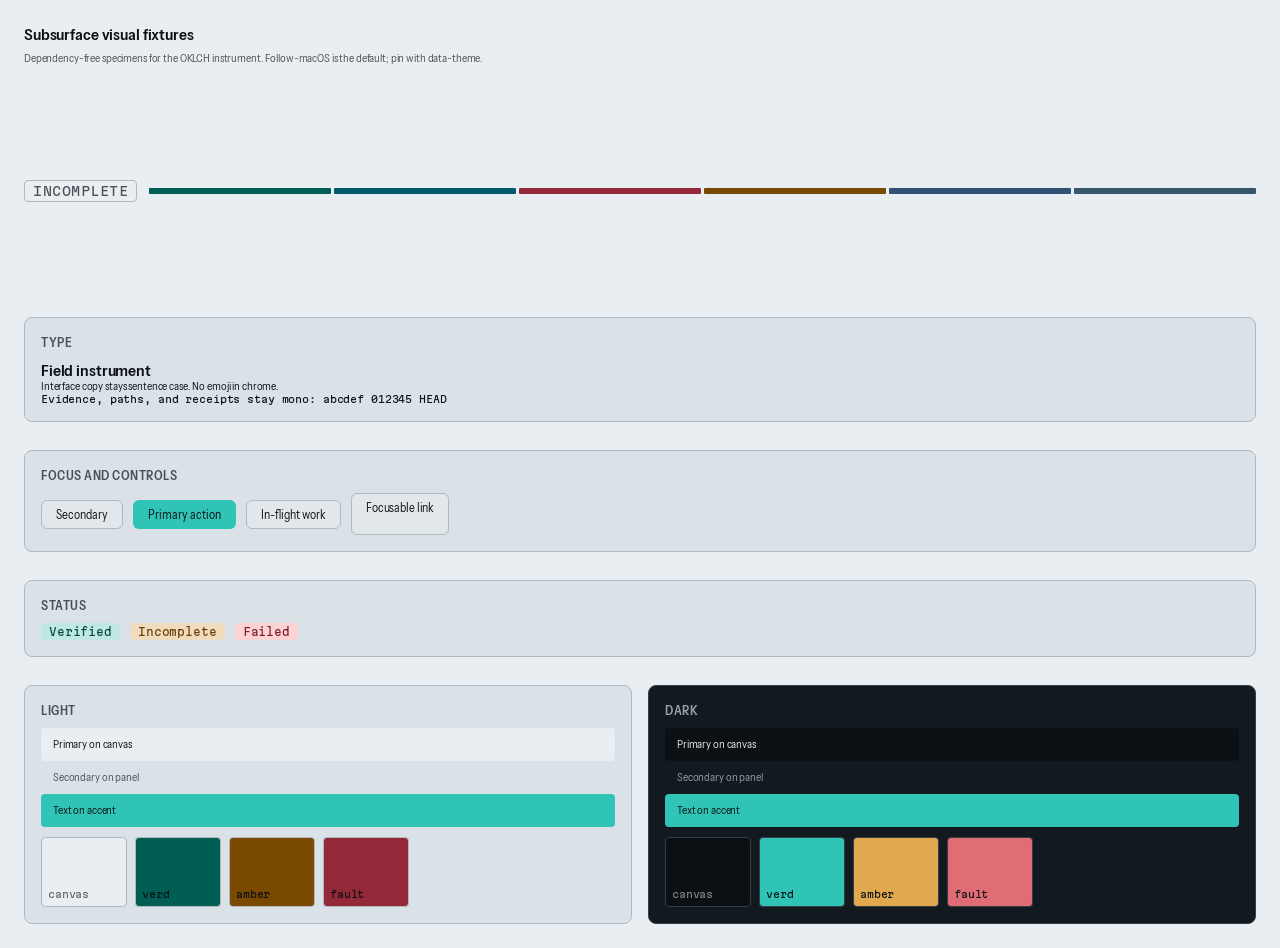
<file: crates/subsurface-app/ui/fixtures/visual.html>
<!DOCTYPE html>
<html lang="en">
<head>
  <meta charset="UTF-8" />
  <meta name="viewport" content="width=device-width, initial-scale=1.0" />
  <title>Subsurface visual fixtures</title>
  <link rel="stylesheet" href="../tokens.css" />
  <style>
    body {
      margin: 0;
      padding: 24px;
      display: flex;
      flex-direction: column;
      gap: 28px;
      overflow: auto;
      height: auto;
      min-height: 100vh;
    }
    h1 { font-size: var(--text-size-display); font-weight: 600; margin: 0 0 8px; }
    h2 { font-size: 13px; font-weight: 600; letter-spacing: 0.04em; text-transform: uppercase; color: var(--text-secondary); margin: 0 0 10px; }
    section { background: var(--bg-panel); border: 1px solid var(--border-color); border-radius: 8px; padding: 16px; }
    .swatches { display: flex; gap: 8px; flex-wrap: wrap; }
    .swatch { width: 72px; min-height: 56px; border-radius: 4px; border: 1px solid var(--border-color); display: flex; align-items: flex-end; padding: 6px; font-size: 10px; font-family: var(--font-code); }
    .row { display: flex; gap: 10px; flex-wrap: wrap; align-items: center; }
    button, a.ctrl {
      min-height: var(--hit-area);
      padding: 6px 14px;
      background: var(--bg-card);
      color: var(--text-primary);
      border: 1px solid var(--border-color);
      border-radius: var(--radius-control);
      font-family: var(--font-ui);
      font-size: 12px;
      cursor: pointer;
      text-decoration: none;
    }
    button.primary { background: var(--accent-blue-btn); color: var(--text-on-accent); border-color: transparent; }
    .chip { padding: 2px 8px; border-radius: 4px; font-size: 11px; font-family: var(--font-code); }
    .ok { color: var(--status-ok-fg); background: var(--status-ok-bg); }
    .warn { color: var(--status-warn-fg); background: var(--status-warn-bg); }
    .fault { color: var(--status-fault-fg); background: var(--status-fault-bg); }
    .specimen-ui { font-size: var(--text-size-ui); }
    .specimen-code { font-family: var(--font-code); font-size: var(--text-size-code); }
    .specimen-display { font-size: var(--text-size-display); font-weight: 600; }
    .pair { padding: 10px 12px; border-radius: 4px; }
    .climates { display: grid; grid-template-columns: 1fr 1fr; gap: 16px; }
    @media (max-width: 720px) { .climates { grid-template-columns: 1fr; } }
  </style>
</head>
<body>
  <header>
    <h1>Subsurface visual fixtures</h1>
    <p class="specimen-ui" style="color: var(--text-secondary); margin: 0;">
      Dependency-free specimens for the OKLCH instrument. Follow-macOS is the default; pin with data-theme.
    </p>
  </header>

  <div class="quality-rail" aria-label="Quality rail">
    <span class="quality-rail-grade" data-grade="incomplete">Incomplete</span>
    <ol class="quality-rail-layers">
      <li data-dimension="correctness">Correctness</li>
      <li data-dimension="tests">Test protection</li>
      <li data-dimension="security">Security</li>
      <li data-dimension="maintainability">Maintainability</li>
      <li data-dimension="simplicity">Simplicity</li>
      <li data-dimension="evidence">Evidence fit</li>
    </ol>
  </div>

  <section>
    <h2>Type</h2>
    <div class="specimen-display">Field instrument</div>
    <div class="specimen-ui">Interface copy stays sentence case. No emoji in chrome.</div>
    <div class="specimen-code">Evidence, paths, and receipts stay mono: abcdef 012345 HEAD</div>
  </section>

  <section>
    <h2>Focus and controls</h2>
    <div class="row">
      <button type="button">Secondary</button>
      <button type="button" class="primary">Primary action</button>
      <button type="button" class="in-flight">In-flight work</button>
      <a class="ctrl" href="#type">Focusable link</a>
    </div>
  </section>

  <section>
    <h2>Status</h2>
    <div class="row">
      <span class="chip ok">Verified</span>
      <span class="chip warn">Incomplete</span>
      <span class="chip fault">Failed</span>
    </div>
  </section>

  <div class="climates">
    <section data-theme="light">
      <h2>Light</h2>
      <div class="pair" style="background: var(--light-bg-dark); color: var(--light-text-primary);">Primary on canvas</div>
      <div class="pair" style="background: var(--light-bg-panel); color: var(--light-text-secondary);">Secondary on panel</div>
      <div class="pair" style="background: var(--light-accent-blue-btn); color: var(--light-text-on-accent);">Text on accent</div>
      <div class="swatches" style="margin-top: 10px;">
        <div class="swatch" style="background: var(--light-bg-dark); color: var(--light-text-muted);">canvas</div>
        <div class="swatch" style="background: var(--light-accent-blue); color: var(--light-text-on-accent);">verd</div>
        <div class="swatch" style="background: var(--light-accent-amber); color: var(--light-text-on-accent);">amber</div>
        <div class="swatch" style="background: var(--light-accent-red); color: var(--light-text-on-accent);">fault</div>
      </div>
    </section>
    <section data-theme="dark">
      <h2>Dark</h2>
      <div class="pair" style="background: var(--dark-bg-dark); color: var(--dark-text-primary);">Primary on canvas</div>
      <div class="pair" style="background: var(--dark-bg-panel); color: var(--dark-text-secondary);">Secondary on panel</div>
      <div class="pair" style="background: var(--dark-accent-blue-btn); color: var(--dark-text-on-accent);">Text on accent</div>
      <div class="swatches" style="margin-top: 10px;">
        <div class="swatch" style="background: var(--dark-bg-dark); color: var(--dark-text-muted);">canvas</div>
        <div class="swatch" style="background: var(--dark-accent-blue); color: var(--dark-text-on-accent);">verd</div>
        <div class="swatch" style="background: var(--dark-accent-amber); color: var(--dark-text-on-accent);">amber</div>
        <div class="swatch" style="background: var(--dark-accent-red); color: var(--dark-text-on-accent);">fault</div>
      </div>
    </section>
  </div>
</body>
</html>
</file>
<file: crates/subsurface-app/ui/tokens.css>
/* Subsurface field-instrument visual system (M7-5 / #55).
 * Mineral OKLCH palette derived from Abyss, Slatewater, Chalk,
 * Verdigris, Fossil Amber, and Fault Red. Light and dark are the
 * same instrument. Appearance follows macOS by default.
 * No webfont CDN: type is bundled under ui/fonts/.
 */

@font-face {
  font-family: "Subsurface Grotesk";
  src: url("fonts/instrument-sans-400.woff2") format("woff2");
  font-weight: 400;
  font-style: normal;
  font-display: swap;
}

@font-face {
  font-family: "Subsurface Grotesk";
  src: url("fonts/instrument-sans-600.woff2") format("woff2");
  font-weight: 600 700;
  font-style: normal;
  font-display: swap;
}

@font-face {
  font-family: "Subsurface Mono";
  src: url("fonts/martian-mono-400.woff2") format("woff2");
  font-weight: 400 700;
  font-style: normal;
  font-display: swap;
}

:root {
  color-scheme: light dark;

  --font-ui: "Subsurface Grotesk", ui-sans-serif, system-ui, sans-serif;
  --font-code: "Subsurface Mono", ui-monospace, "SF Mono", Menlo, monospace;
  --font-display: var(--font-ui);

  --text-size-display: 1.25rem;
  --text-size-ui: 0.8125rem;
  --text-size-code: 0.75rem;
  --text-size-meta: 0.6875rem;

  --space-1: 4px;
  --space-2: 8px;
  --space-3: 12px;
  --space-4: 16px;
  --radius-control: 6px;
  --hit-area: 28px;
  --activity-strip-height: 36px;

  /* Light climate (named for the contrast checker). */
  --light-bg-dark: oklch(0.946 0.008 236.6);
  --light-bg-panel: oklch(0.910 0.010 236.0);
  --light-bg-panel-header: oklch(0.890 0.012 236.0);
  --light-bg-card: oklch(0.925 0.009 236.0);
  --light-bg-card-hover: oklch(0.880 0.012 236.0);
  --light-bg-selected: oklch(0.900 0.030 185.4);
  --light-bg-hover: oklch(0.905 0.012 236.0);
  --light-border-color: oklch(0.780 0.012 236.0);
  --light-text-primary: oklch(0.170 0.012 242.5);
  --light-text-secondary: oklch(0.430 0.012 242.5);
  --light-text-muted: oklch(0.500 0.010 242.5);
  --light-code-text: oklch(0.220 0.014 242.5);
  --light-accent-blue: oklch(0.420 0.100 185.4);
  --light-accent-blue-btn: oklch(0.742 0.121 185.4);
  --light-text-on-accent: oklch(0.170 0.012 242.5);
  --light-accent-green: oklch(0.420 0.100 185.4);
  --light-accent-amber: oklch(0.450 0.120 76.5);
  --light-accent-red: oklch(0.450 0.140 17.0);
  --light-focus-ring: oklch(0.420 0.120 185.4);
  --light-status-ok-fg: oklch(0.350 0.100 185.4);
  --light-status-ok-bg: oklch(0.900 0.040 185.4);
  --light-status-warn-fg: oklch(0.400 0.120 76.5);
  --light-status-warn-bg: oklch(0.900 0.045 76.5);
  --light-status-fault-fg: oklch(0.400 0.140 17.0);
  --light-status-fault-bg: oklch(0.900 0.045 17.0);
  --light-scrim: oklch(0.170 0.012 242.5 / 0.55);

  /* Dark climate. */
  --dark-bg-dark: oklch(0.170 0.012 242.5);
  --dark-bg-panel: oklch(0.213 0.017 241.0);
  --dark-bg-panel-header: oklch(0.250 0.016 238.0);
  --dark-bg-card: oklch(0.255 0.015 236.0);
  --dark-bg-card-hover: oklch(0.300 0.016 236.0);
  --dark-bg-selected: oklch(0.280 0.045 185.4);
  --dark-bg-hover: oklch(0.240 0.014 236.0);
  --dark-border-color: oklch(0.360 0.016 236.0);
  --dark-text-primary: oklch(0.946 0.008 236.6);
  --dark-text-secondary: oklch(0.700 0.012 236.6);
  --dark-text-muted: oklch(0.620 0.010 236.6);
  --dark-code-text: oklch(0.900 0.010 236.6);
  --dark-accent-blue: oklch(0.742 0.121 185.4);
  --dark-accent-blue-btn: oklch(0.742 0.121 185.4);
  --dark-text-on-accent: oklch(0.170 0.012 242.5);
  --dark-accent-green: oklch(0.742 0.121 185.4);
  --dark-accent-amber: oklch(0.767 0.124 76.5);
  --dark-accent-red: oklch(0.671 0.145 17.0);
  --dark-focus-ring: oklch(0.742 0.121 185.4);
  --dark-status-ok-fg: oklch(0.820 0.090 185.4);
  --dark-status-ok-bg: oklch(0.260 0.045 185.4);
  --dark-status-warn-fg: oklch(0.820 0.100 76.5);
  --dark-status-warn-bg: oklch(0.280 0.050 76.5);
  --dark-status-fault-fg: oklch(0.780 0.110 17.0);
  --dark-status-fault-bg: oklch(0.270 0.055 17.0);
  --dark-scrim: oklch(0.120 0.010 242.5 / 0.72);

  /* Quality rail layers — strata as structure, not decoration. */
  --light-rail-1: oklch(0.420 0.100 185.4);
  --light-rail-2: oklch(0.430 0.090 210.0);
  --light-rail-3: oklch(0.450 0.140 17.0);
  --light-rail-4: oklch(0.450 0.120 76.5);
  --light-rail-5: oklch(0.430 0.070 250.0);
  --light-rail-6: oklch(0.440 0.050 236.0);
  --dark-rail-1: oklch(0.742 0.121 185.4);
  --dark-rail-2: oklch(0.720 0.080 210.0);
  --dark-rail-3: oklch(0.671 0.145 17.0);
  --dark-rail-4: oklch(0.767 0.124 76.5);
  --dark-rail-5: oklch(0.700 0.060 250.0);
  --dark-rail-6: oklch(0.620 0.030 236.0);
}

/* Default resolved tokens: light, then follow-macOS dark. */
:root,
[data-theme="light"] {
  --bg-dark: var(--light-bg-dark);
  --bg-panel: var(--light-bg-panel);
  --bg-panel-header: var(--light-bg-panel-header);
  --bg-card: var(--light-bg-card);
  --bg-card-hover: var(--light-bg-card-hover);
  --bg-selected: var(--light-bg-selected);
  --bg-hover: var(--light-bg-hover);
  --border-color: var(--light-border-color);
  --text-primary: var(--light-text-primary);
  --text-secondary: var(--light-text-secondary);
  --text-muted: var(--light-text-muted);
  --code-text: var(--light-code-text);
  --accent-blue: var(--light-accent-blue);
  --accent-blue-btn: var(--light-accent-blue-btn);
  --text-on-accent: var(--light-text-on-accent);
  --accent-green: var(--light-accent-green);
  --accent-amber: var(--light-accent-amber);
  --accent-red: var(--light-accent-red);
  --focus-ring: var(--light-focus-ring);
  --status-ok-fg: var(--light-status-ok-fg);
  --status-ok-bg: var(--light-status-ok-bg);
  --status-warn-fg: var(--light-status-warn-fg);
  --status-warn-bg: var(--light-status-warn-bg);
  --status-fault-fg: var(--light-status-fault-fg);
  --status-fault-bg: var(--light-status-fault-bg);
  --scrim: var(--light-scrim);
  --rail-1: var(--light-rail-1);
  --rail-2: var(--light-rail-2);
  --rail-3: var(--light-rail-3);
  --rail-4: var(--light-rail-4);
  --rail-5: var(--light-rail-5);
  --rail-6: var(--light-rail-6);
  color-scheme: light;
}

@media (prefers-color-scheme: dark) {
  :root:not([data-theme="light"]) {
    --bg-dark: var(--dark-bg-dark);
    --bg-panel: var(--dark-bg-panel);
    --bg-panel-header: var(--dark-bg-panel-header);
    --bg-card: var(--dark-bg-card);
    --bg-card-hover: var(--dark-bg-card-hover);
    --bg-selected: var(--dark-bg-selected);
    --bg-hover: var(--dark-bg-hover);
    --border-color: var(--dark-border-color);
    --text-primary: var(--dark-text-primary);
    --text-secondary: var(--dark-text-secondary);
    --text-muted: var(--dark-text-muted);
    --code-text: var(--dark-code-text);
    --accent-blue: var(--dark-accent-blue);
    --accent-blue-btn: var(--dark-accent-blue-btn);
    --text-on-accent: var(--dark-text-on-accent);
    --accent-green: var(--dark-accent-green);
    --accent-amber: var(--dark-accent-amber);
    --accent-red: var(--dark-accent-red);
    --focus-ring: var(--dark-focus-ring);
    --status-ok-fg: var(--dark-status-ok-fg);
    --status-ok-bg: var(--dark-status-ok-bg);
    --status-warn-fg: var(--dark-status-warn-fg);
    --status-warn-bg: var(--dark-status-warn-bg);
    --status-fault-fg: var(--dark-status-fault-fg);
    --status-fault-bg: var(--dark-status-fault-bg);
    --scrim: var(--dark-scrim);
    --rail-1: var(--dark-rail-1);
    --rail-2: var(--dark-rail-2);
    --rail-3: var(--dark-rail-3);
    --rail-4: var(--dark-rail-4);
    --rail-5: var(--dark-rail-5);
    --rail-6: var(--dark-rail-6);
    color-scheme: dark;
  }
}

[data-theme="dark"] {
  --bg-dark: var(--dark-bg-dark);
  --bg-panel: var(--dark-bg-panel);
  --bg-panel-header: var(--dark-bg-panel-header);
  --bg-card: var(--dark-bg-card);
  --bg-card-hover: var(--dark-bg-card-hover);
  --bg-selected: var(--dark-bg-selected);
  --bg-hover: var(--dark-bg-hover);
  --border-color: var(--dark-border-color);
  --text-primary: var(--dark-text-primary);
  --text-secondary: var(--dark-text-secondary);
  --text-muted: var(--dark-text-muted);
  --code-text: var(--dark-code-text);
  --accent-blue: var(--dark-accent-blue);
  --accent-blue-btn: var(--dark-accent-blue-btn);
  --text-on-accent: var(--dark-text-on-accent);
  --accent-green: var(--dark-accent-green);
  --accent-amber: var(--dark-accent-amber);
  --accent-red: var(--dark-accent-red);
  --focus-ring: var(--dark-focus-ring);
  --status-ok-fg: var(--dark-status-ok-fg);
  --status-ok-bg: var(--dark-status-ok-bg);
  --status-warn-fg: var(--dark-status-warn-fg);
  --status-warn-bg: var(--dark-status-warn-bg);
  --status-fault-fg: var(--dark-status-fault-fg);
  --status-fault-bg: var(--dark-status-fault-bg);
  --scrim: var(--dark-scrim);
  --rail-1: var(--dark-rail-1);
  --rail-2: var(--dark-rail-2);
  --rail-3: var(--dark-rail-3);
  --rail-4: var(--dark-rail-4);
  --rail-5: var(--dark-rail-5);
  --rail-6: var(--dark-rail-6);
  color-scheme: dark;
}

html, body {
  font-family: var(--font-ui);
  font-size: var(--text-size-ui);
  letter-spacing: -0.012em;
  background: var(--bg-dark);
  color: var(--text-primary);
  -webkit-font-smoothing: antialiased;
}

code, kbd, pre, .mono, .quality-rail-grade {
  font-family: var(--font-code);
  letter-spacing: 0;
  font-variant-numeric: tabular-nums;
}

:focus {
  outline: none;
}

:focus-visible {
  outline: 2px solid var(--focus-ring);
  outline-offset: 2px;
}

.quality-rail {
  display: flex;
  align-items: center;
  gap: 12px;
  min-width: 0;
  flex: 1;
  padding: 4px 0;
}

.quality-rail-grade {
  font-size: 13px;
  font-weight: 600;
  letter-spacing: 0.04em;
  text-transform: uppercase;
  color: var(--text-muted);
  border: 1px solid var(--border-color);
  padding: 2px 8px;
  border-radius: 4px;
  flex-shrink: 0;
}

.quality-rail-grade[data-grade="incomplete"] {
  color: var(--text-secondary);
}

.quality-rail-layers {
  display: flex;
  gap: 3px;
  list-style: none;
  margin: 0;
  padding: 0;
  flex: 1;
  min-width: 0;
}

.quality-rail-layers li {
  flex: 1;
  min-width: 0;
  height: 6px;
  border-radius: 1px;
  background: var(--rail-6);
  text-indent: -999px;
  overflow: hidden;
}

.quality-rail-layers li:nth-child(1) { background: var(--rail-1); }
.quality-rail-layers li:nth-child(2) { background: var(--rail-2); }
.quality-rail-layers li:nth-child(3) { background: var(--rail-3); }
.quality-rail-layers li:nth-child(4) { background: var(--rail-4); }
.quality-rail-layers li:nth-child(5) { background: var(--rail-5); }
.quality-rail-layers li:nth-child(6) { background: var(--rail-6); }

@keyframes in-flight-pulse {
  0%, 100% { opacity: 1; }
  50% { opacity: 0.45; }
}

.in-flight {
  animation: in-flight-pulse 1.2s ease-in-out infinite;
}

@media (prefers-reduced-motion: reduce) {
  .in-flight {
    animation: none;
    outline: 1px dashed var(--focus-ring);
    outline-offset: 1px;
  }

  *, *::before, *::after {
    animation-duration: 0.01ms !important;
    animation-iteration-count: 1 !important;
    transition-duration: 0.01ms !important;
    scroll-behavior: auto !important;
  }
}
</file>
